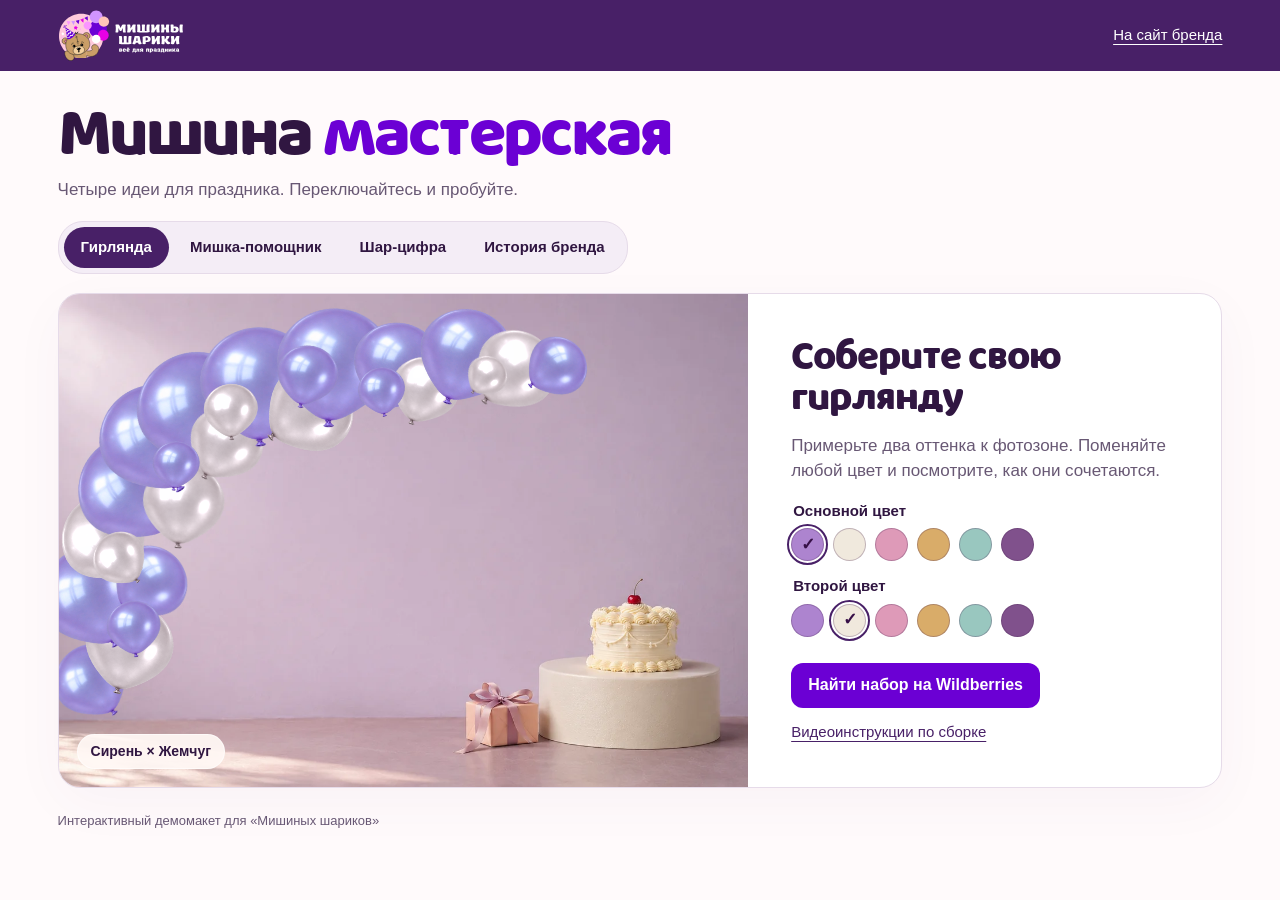
<file: ideas/index.html>
<!doctype html>
<html lang="ru"><head><meta charset="utf-8"><meta name="viewport" content="width=device-width,initial-scale=1">
<meta name="theme-color" content="#49216f"><meta name="robots" content="noindex"><title>Мишина мастерская · Мишины шарики</title>
<link rel="stylesheet" href="ideas.css"><script defer src="ideas.js"></script></head>
<body><header><div class="wrap top"><a href="../index.html" aria-label="Мишины шарики — на главную"><img src="../mishiny-shariki.svg" width="125" height="51" alt="Мишины шарики"></a><a class="site" href="../index.html">На сайт бренда</a></div></header>
<main class="wrap"><div class="opening"><h1>Мишина <span>мастерская</span></h1><p>Четыре идеи для праздника. Переключайтесь и пробуйте.</p></div>
<div class="tabs" role="tablist" aria-label="Идеи для сайта"><button id="t-garland" role="tab" aria-controls="p-garland" aria-selected="true">Гирлянда</button><button id="t-helper" role="tab" aria-controls="p-helper" aria-selected="false" tabindex="-1">Мишка-помощник</button><button id="t-age" role="tab" aria-controls="p-age" aria-selected="false" tabindex="-1">Шар-цифра</button><button id="t-story" role="tab" aria-controls="p-story" aria-selected="false" tabindex="-1">История бренда</button></div>
<section id="p-garland" role="tabpanel" aria-labelledby="t-garland" class="panel">
<div class="scene studio" aria-label="Предпросмотр гирлянды"><div id="arch" aria-hidden="true"></div><div class="caption" id="palette-label"></div></div>
<div class="controls"><h2>Соберите свою гирлянду</h2><p>Примерьте два оттенка к фотозоне. Поменяйте любой цвет и посмотрите, как они сочетаются.</p><fieldset><legend>Основной цвет</legend><div class="swatches" id="color-a"></div></fieldset><fieldset><legend>Второй цвет</legend><div class="swatches" id="color-b"></div></fieldset><a id="palette-link" class="cta" target="_blank" rel="noopener" href="https://www.wildberries.ru/brands/mishiny-shariki">Найти набор на Wildberries</a><a class="secondary" href="../videoinstruktsii.html">Видеоинструкции по сборке</a></div></section>
<section id="p-helper" role="tabpanel" aria-labelledby="t-helper" class="panel" hidden>
<div class="scene instruction"><div class="step-label" id="step-count"></div><div class="step-art" id="step-art" aria-hidden="true"><div class="ribbon"></div><img class="demo-ball b1" src="../decor-balloon-hd.webp" alt=""><img class="demo-ball b2" src="../decor-balloon-hd.webp" alt=""><img class="demo-ball b3" src="../decor-balloon-hd.webp" alt=""></div><div class="instruction-text"><h3 id="step-title"></h3><p id="step-copy"></p><div class="step-buttons"><button id="prev" type="button">Назад</button><button id="next" type="button">Дальше</button></div></div></div>
<div class="controls"><h2>Мишка, помоги собрать!</h2><p>Попробуйте помощника на примере набора «Гирлянда». В этой версии доступны три шага сборки.</p><form id="kit-form"><label for="sku">Артикул набора</label><div class="entry"><input id="sku" value="ДЕМО-01" autocomplete="off" maxlength="35" required><button type="submit">Открыть</button></div></form><div id="questions"><p class="label">Спросить Мишку</p><div class="chips"><button type="button" data-q="0">С чего начать?</button><button type="button" data-q="1">Как закрепить первый шар?</button><button type="button" data-q="2">Как убрать просветы?</button></div><form id="ask"><label class="sr" for="question">Вопрос о сборке</label><div class="entry"><input id="question" placeholder="Ваш вопрос о сборке" maxlength="200" required><button type="submit">Спросить</button></div></form></div><p role="status" id="helper-status" class="feedback"></p><a class="secondary" href="../videoinstruktsii.html">Открыть видео бренда</a></div></section>
<section id="p-age" role="tabpanel" aria-labelledby="t-age" class="panel" hidden>
<div class="scene studio age-scene"><div id="number-art" aria-hidden="true"></div><div class="caption" id="age-caption"></div></div>
<div class="controls"><h2>Сколько лет имениннику?</h2><p>Выберите возраст, чтобы примерить шар к фотозоне и найти цифры для своего праздника.</p><label for="age">Возраст от 1 до 99</label><div class="stepper"><button id="minus" type="button" aria-label="Уменьшить возраст">−</button><input id="age" type="number" min="1" max="99" step="1" value="5" inputmode="numeric"><button id="plus" type="button" aria-label="Увеличить возраст">+</button></div><p class="feedback" id="age-note" role="status"></p><a id="age-link" class="cta" target="_blank" rel="noopener" href="https://www.wildberries.ru/brands/mishiny-shariki">Найти шары на Wildberries</a></div></section>
<section id="p-story" role="tabpanel" aria-labelledby="t-story" class="panel" hidden>
<div class="scene story-scene"><div id="story-bear" aria-hidden="true"></div><div class="caption" id="story-year"></div></div>
<div class="controls"><h2>Как всё начиналось</h2><div class="years" aria-label="Главы истории"><button type="button" data-year="0">2021</button><button type="button" data-year="1">2023</button><button type="button" data-year="2">Сегодня</button></div><h3 id="story-title"></h3><p id="story-copy"></p><button type="button" class="cta" id="story-next">Следующая глава</button><a class="secondary" href="../o-kompanii.html">Вся история бренда</a></div></section></main>
<footer class="wrap">Интерактивный демомакет для «Мишиных шариков»</footer></body></html>
</file>
<file: ideas/ideas.css>
@font-face{font-family:Baloo;src:url(../fonts/baloo-cyrillic.ttf) format("truetype");font-display:swap}
:root{--ink:#301641;--muted:#685874;--plum:#482067;--violet:#6b00d4;--pink:#ff188b;--paper:#fffafb;--line:#e6dbe9}
*{box-sizing:border-box}body{margin:0;background:var(--paper);color:var(--ink);font:17px/1.5 "Segoe UI",Arial,sans-serif}button,input{font:inherit}button{cursor:pointer}a{color:inherit}button:focus-visible,a:focus-visible,input:focus-visible{outline:3px solid #b70066;outline-offset:4px}.wrap{width:min(1220px,91%);margin:auto}header{background:var(--plum);color:white}.top{display:flex;align-items:center;justify-content:space-between;padding-block:10px}.top img{display:block}.site{font-size:15px;text-underline-offset:4px}.opening{padding:30px 0 19px}.opening h1,h2,h3{font-family:Baloo,"Segoe UI",sans-serif;font-weight:400;line-height:1.04;margin:0}.opening h1{font-size:clamp(43px,5.3vw,82px);letter-spacing:-.04em}.opening h1 span{color:var(--violet)}p{margin:0}.opening p,.controls>p,.instruction-text p{color:var(--muted)}.opening p{margin-top:5px}.tabs{display:inline-flex;flex-wrap:wrap;gap:4px;padding:5px;border:1px solid var(--line);background:#f4edf6;border-radius:25px;margin-bottom:19px}.tabs button,.years button,.chips button,.step-buttons button{border:0;background:transparent;color:var(--ink);font-size:15px;border-radius:24px;padding:9px 17px;font-weight:600}.tabs button[aria-selected=true],.years button[aria-pressed=true]{background:var(--plum);color:white}.panel{display:grid;grid-template-columns:1.28fr .88fr;border:1px solid var(--line);border-radius:22px;overflow:hidden;background:#fff;box-shadow:0 15px 55px #51256509}.panel[hidden],[hidden]{display:none!important}.scene{position:relative;overflow:hidden;min-height:435px;isolation:isolate}.studio{background:#e9dce9 url(scene.webp) center center/cover no-repeat}.caption,.step-label{position:absolute;left:18px;padding:6px 13px;background:#fff8f5ed;border:1px solid #ffffff9c;border-radius:18px;font-size:14px;font-weight:650;z-index:3}.caption{bottom:18px}.step-label{top:18px}.controls{align-self:center;padding:clamp(24px,3.4vw,48px);width:100%;min-width:0}.controls h2{font-size:clamp(31px,3.1vw,49px);letter-spacing:-.025em}.controls>p{margin:13px 0 16px;max-width:44ch}.controls label,.label,legend{font-weight:650;font-size:15px}.controls fieldset{padding:0;border:0;margin:14px 0}.swatches{display:flex;gap:9px;align-items:center;margin:6px 0 0}.swatch{height:33px;width:33px;background:var(--color);border:1px solid #4b27554a;border-radius:50%;position:relative}.swatch[aria-pressed=true]{outline:2px solid var(--plum);outline-offset:2px}.swatch[aria-pressed=true]:after{content:"✓";position:absolute;inset:0;display:grid;place-items:center;color:var(--tick,#371047);font-weight:800}.cta,.entry button{display:inline-flex;justify-content:center;align-items:center;min-height:45px;padding:10px 17px;background:var(--violet);border:0;border-radius:12px;color:#fff;text-decoration:none;font-weight:650;font-size:16px}.cta{margin-top:12px}.cta:hover,.entry button:hover{background:#50049b}.secondary{display:table;font-size:15px;text-underline-offset:4px;margin-top:13px;color:var(--plum)}.studio #arch{position:absolute;inset:0}.ball{position:absolute;display:block;aspect-ratio:1/1.035;object-fit:fill;transform:translate(-50%,-50%) rotate(var(--rot));animation:assemble .62s cubic-bezier(.18,.65,.32,1.15) both;animation-delay:var(--delay)}@keyframes assemble{from{opacity:.05;transform:translate(-55%,-25%) rotate(var(--rot)) scale(.58)}to{opacity:1;transform:translate(-50%,-50%) rotate(var(--rot)) scale(1)}}.entry{display:flex;gap:6px;margin:6px 0 14px}.entry input,.stepper input{width:100%;min-width:0;border:1px solid #c5b4d0;border-radius:10px;color:var(--ink);padding:9px 11px;background:#fff}.entry button{font-size:14px;min-height:42px;padding:6px 12px}.chips,.years,.step-buttons{display:flex;gap:6px;flex-wrap:wrap}.chips{margin:6px 0 12px}.chips button,.years button,.step-buttons button{background:#f4ecf8;padding:7px 12px}.chips button:hover,.step-buttons button:hover{background:#e9d5fa}.controls .feedback{font-size:14px;color:var(--plum);margin:9px 0}.feedback:empty{display:none}.instruction{background:linear-gradient(135deg,#f6e8fa,#ebe3fc);display:flex;flex-direction:column;justify-content:flex-end}.step-art{position:relative;height:210px;margin:50px 8% 0}.ribbon{position:absolute;top:52%;left:7%;width:85%;height:15px;transform:rotate(-9deg);border:1px solid #c2a6d2;border-radius:15px;background:radial-gradient(circle at center, #8e70a3 15%,transparent 30%) 0 0/22px 100%,#fff8}.demo-ball{position:absolute;object-fit:contain;width:24%;height:83%;bottom:15%;transform-origin:50% 95%;filter:hue-rotate(290deg) saturate(1.35)}.b1{left:28%;transform:rotate(-21deg)}.b2{left:46%;bottom:9%;filter:saturate(.2) brightness(1.25);transform:rotate(14deg)}.b3{left:63%;bottom:4%;width:16%;transform:rotate(25deg)}.step-art[data-step="0"] .b2,.step-art[data-step="0"] .b3,.step-art[data-step="1"] .b3{visibility:hidden}.step-art[data-step="0"] .b1{left:9%;bottom:27%}.instruction-text{padding:20px clamp(20px,3vw,40px) 30px}.instruction-text h3,.controls h3{font-size:29px}.instruction-text p{margin:8px 0 12px}.step-buttons button:disabled,.stepper button:disabled{opacity:.4;cursor:default}.stepper{display:flex;align-items:center;gap:7px;margin:6px 0 8px}.stepper button{border:1px solid var(--line);border-radius:50%;width:44px;height:44px;font-size:24px;background:#f7effa;color:var(--ink)}.stepper input{width:84px;text-align:center;font-weight:700;font-size:22px;appearance:textfield}.stepper input::-webkit-inner-spin-button{appearance:none}.age-scene #number-art{position:absolute;inset:6% 26% 20% 8%;display:grid;place-items:center}.foil{font:400 clamp(125px,15vw,230px)/1 Baloo,sans-serif;letter-spacing:-.07em;background:linear-gradient(115deg,#8e358a 12%,#fceafa 23%,#ea9cd9 33%,#a84c9f 47%,#ffdef0 63%,#c561b4 75%,#762778);background-clip:text;color:transparent;filter:drop-shadow(2px 3px 0 #9a528b) drop-shadow(6px 8px 7px #44253a42)}.number-five{height:81%;max-width:94%;object-fit:contain}.inflate{animation:inflate .5s ease-out}@keyframes inflate{from{transform:scale(.79,.66) rotate(-4deg)}to{transform:scale(1)}}.story-scene{background:radial-gradient(ellipse at 40% 35%,#fff0ef,#f0ddff 75%)}#story-bear{position:absolute;inset:0}.mascot{position:absolute;width:33%;aspect-ratio:1;left:21%;bottom:10%;background:url(../mishiny-shariki.svg) left center/250% auto no-repeat}.held{position:absolute;bottom:29%;left:48%;width:16%;height:56%;transform-origin:50% 100%;transform:rotate(var(--angle));animation:arrive .5s ease-out both;animation-delay:var(--lag)}.held img{position:absolute;width:100%;height:54%;object-fit:contain;z-index:1}.held:after{content:"";position:absolute;width:1px;left:50%;bottom:0;height:52%;background:#98768f}.years{margin:18px 0}.story-scene .caption{background:#fff}.controls h3+p{margin-block:12px}.sr{position:absolute;width:1px;height:1px;overflow:hidden;clip-path:inset(50%)}@keyframes arrive{from{opacity:0;transform:rotate(0) scale(.65)}to{opacity:1;transform:rotate(var(--angle)) scale(1)}}footer{padding-block:23px 35px;color:var(--muted);font-size:13px}
@media(max-width:780px){.panel{grid-template-columns:1fr}.scene{min-height:0;aspect-ratio:1.55}.controls{padding:23px}.instruction{aspect-ratio:auto;min-height:300px}.step-art{height:130px;margin-top:40px}.instruction-text{padding:8px 20px 16px}.opening{padding-top:21px}.opening h1{font-size:clamp(39px,7.8vw,61px)}.number-five{max-height:170px}.story-scene{aspect-ratio:1.65}}
@media(max-width:530px){.wrap{width:94%}.top img{width:99px;height:auto}.top{padding-block:7px}.site{font-size:13px}.opening{padding:17px 4px 13px}.opening p{font-size:15px}.tabs{display:grid;grid-template-columns:1fr 1fr;border-radius:16px;margin-bottom:12px}.tabs button{font-size:14px;padding:7px 6px}.scene{aspect-ratio:1.5}.controls{padding:20px}.caption,.step-label{left:10px;font-size:12px;padding:4px 9px}.caption{bottom:9px}.step-label{top:9px}.instruction{aspect-ratio:auto}.swatch{height:35px;width:35px}.foil{font-size:117px}.number-five{max-height:138px}.cta{margin-top:8px}}
@media(prefers-reduced-motion:reduce){*,*:before,*:after{animation:none!important;scroll-behavior:auto!important}}
</file>
